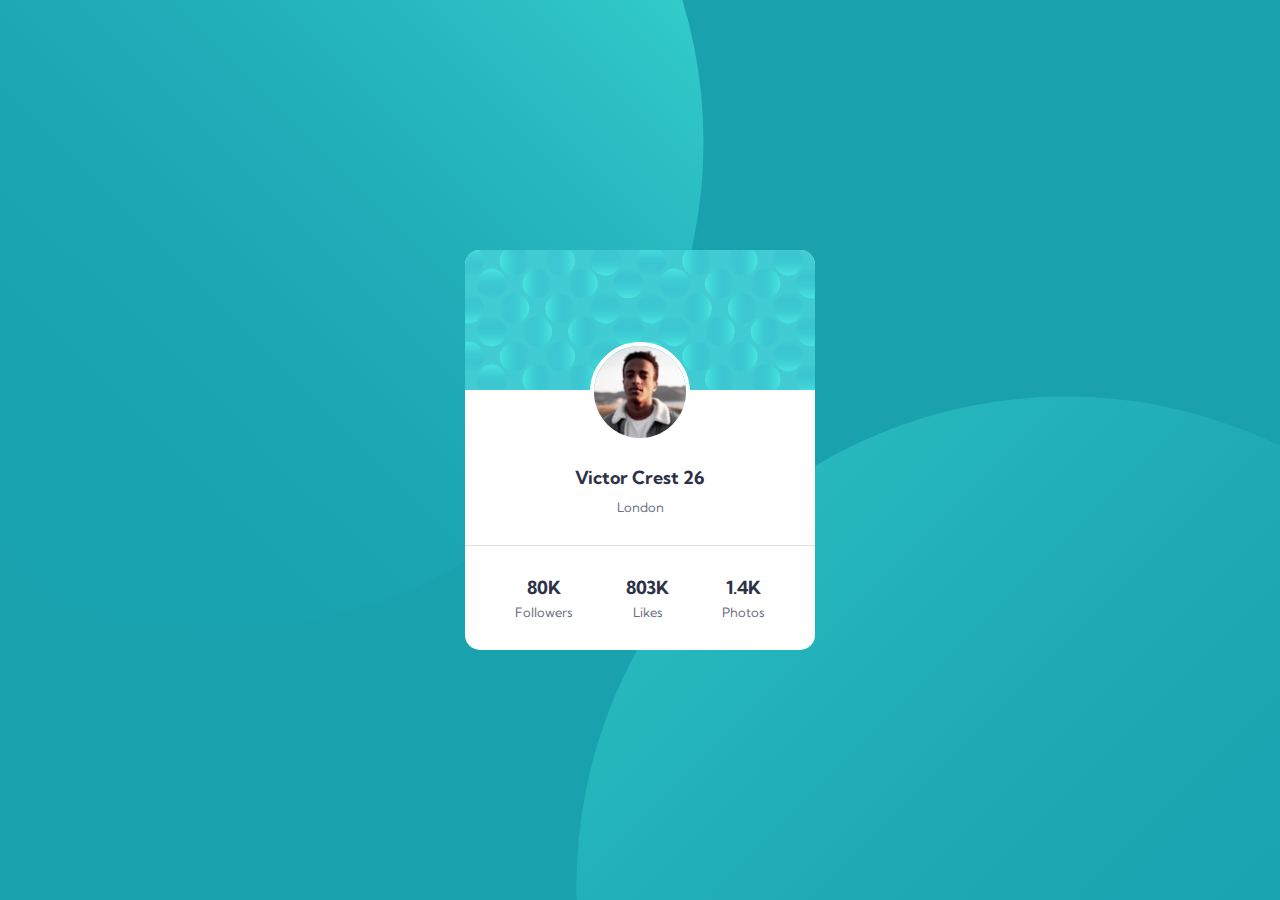
<file: Task 1-profile card/profile-card-component-main/index.html>
<!DOCTYPE html>
<html lang="en">
<head>
  <meta charset="UTF-8">
  <meta name="viewport" content="width=device-width, initial-scale=1.0"> <!-- displays site properly based on user's device -->

  <link rel="icon" type="image/png" sizes="32x32" href="./images/favicon-32x32.png">
  <title>Frontend Mentor | Profile card component</title>

  <link rel="stylesheet" href="style.css"> 

  
</head>
<body>
  <div class="container">
    <div class="wrapper">
      <img src="images/bg-pattern-card.svg" alt=" ">
      <div class="content">
        <img src="images/image-victor.jpg" alt=" ">
      <h2>Victor Crest <span></span>26</h2>
      <p>London</p>
      <div class="footer">
        <div>
          <p class="num">80K</p>
          <p>Followers</p>
        </div>
        <div>
          <p class="num">803K</p>
          <p>Likes</p>
        </div>
        <div>
          <p class="num">1.4K</p>
          <p>Photos</p>
        </div>
      </div>
      </div>
    </div>
  </div>
</body>
</html>
</file>
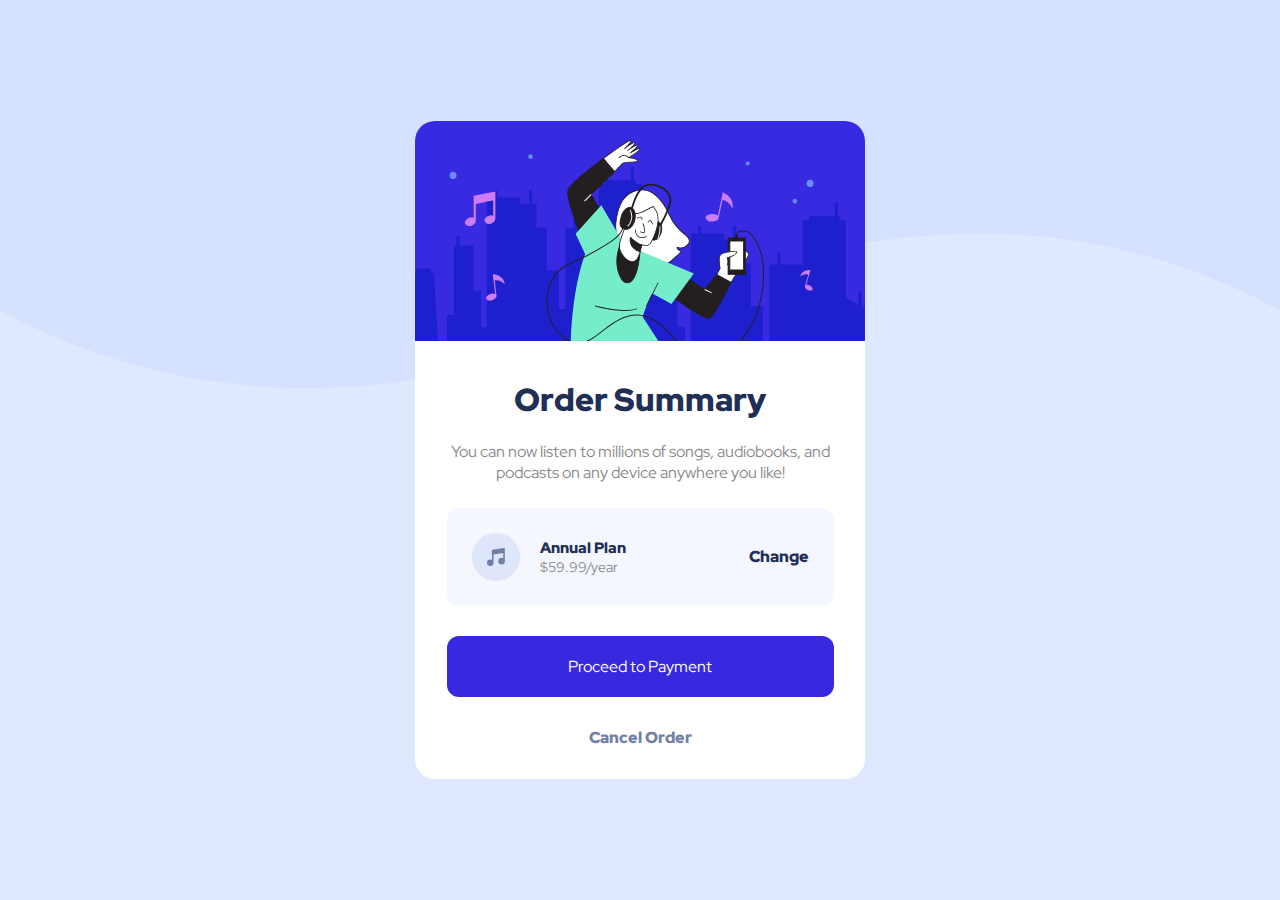
<file: Task 2-order summary/order-summary-component-main/index.html>
<!DOCTYPE html>
<html lang="en">
<head>
  <meta charset="UTF-8">
  <meta name="viewport" content="width=device-width, initial-scale=1.0"> <!-- displays site properly based on user's device -->

  <link rel="icon" type="image/png" sizes="32x32" href="./images/favicon-32x32.png">
  
  <title>Order summary card</title>
  <link rel="stylesheet" href="style.css">
</head>
<body>

  <div class="container">
    <div class="hero">
      <img src="images/illustration-hero.svg" alt="">
    </div>
    <div class="text-content">
      <h2 class="title">
        Order Summary
      </h2>
      <p class="subtitle">
        You can now listen to millions of songs, audiobooks, and podcasts on any 
        device anywhere you like!
      </p> 
      <div class="plan-box">
        <div class="plan-box-left">
          <img src="images/icon-music.svg" alt="">
          <div>
            <h3>Annual Plan</h3>
            <p>$59.99/year</p>
          </div>
        </div>
        <a herf="#">Change</a>
      </div> 
      <a herf="#" class="proceed-btn">Proceed to Payment</a>
      <a herf="#" class="cancel-btn">Cancel Order</a>
    </div>
  </div>

  

  

  


  

 
  
  
 
</body>
</html>
</file>
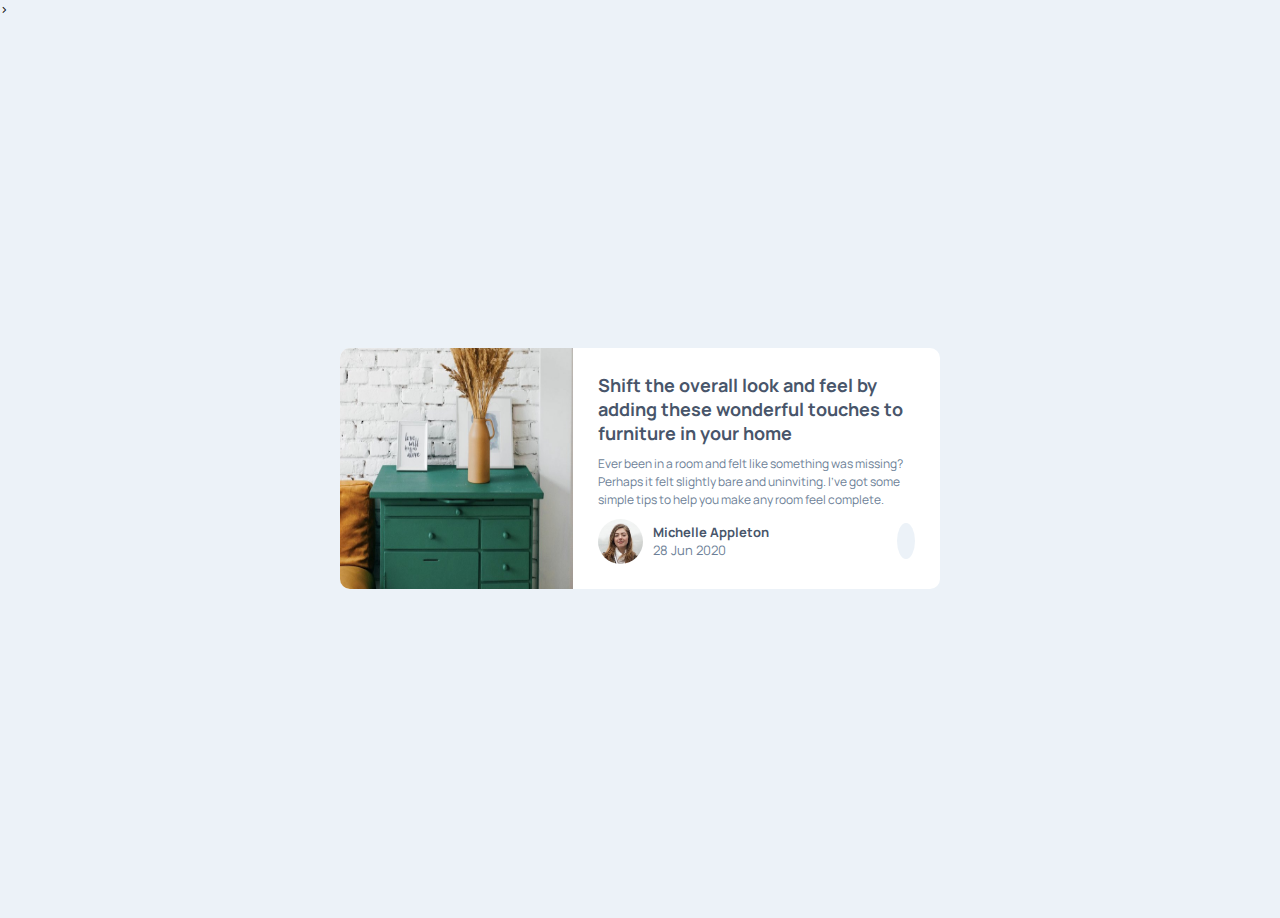
<file: Task 3-Article preview/article-preview-component-master/index.html>
<!DOCTYPE html>
<html lang="en">
<head>
  <meta charset="UTF-8">
  <meta name="viewport" content="width=device-width, initial-scale=1.0"> <!-- displays site properly based on user's device -->

  <link rel="icon" type="image/png" sizes="32x32" href="./images/favicon-32x32.png">
>
<link rel="stylesheet" href="style.css" />
<link rel="stylesheet" href="https://cdnjs.cloudflare.com/ajax/libs/font-awesome/6.4.2/css/all.min.css" integrity="sha512-z3gLpd7yknf1YoNbCzqRKc4qyor8gaKU1qmn+CShxbuBusANI9QpRohGBreCFkKxLhei6S9CQXFEbbKuqLg0DA==" crossorigin="anonymous" referrerpolicy="no-referrer" />
  <title>Article preview component</title>
</head>
<body>
  <body>
    <div class="container">
      <div class="left">
        <div class="left-image">
          <img src="images/drawers.jpg" alt="drawers-img" class="drawers-img" />
        </div>

        <div class="content">
          <h3>
            Shift the overall look and feel by adding these wonderful touches to
            furniture in your home
          </h3>
          <p class="content-text">
            Ever been in a room and felt like something was missing? Perhaps it
            felt slightly bare and uninviting. I’ve got some simple tips to help
            you make any room feel complete.
          </p>
          <div class="author">
            <div class="author-text">
              <img
                src="images/avatar-michelle.jpg"
                alt="michelle-img"
                class="avatar-img"
              />
              <div class="information">
                <p class="author-name">Michelle Appleton</p>
                <p>28 Jun 2020</p>
              </div>
            </div>
            <div>
              <i class="fa-solid fa-share share"></i>
              <div class="share-box">
                <span class="share-name">SHARE</span>
                <i class="fa-brands fa-square-facebook"></i>
                <i class="fa-brands fa-twitter"></i>
                <i class="fa-brands fa-pinterest"></i>
              </div>
            </div>
          </div>
        </div>
      </div>
    </div>
</body>
</html>
</file>
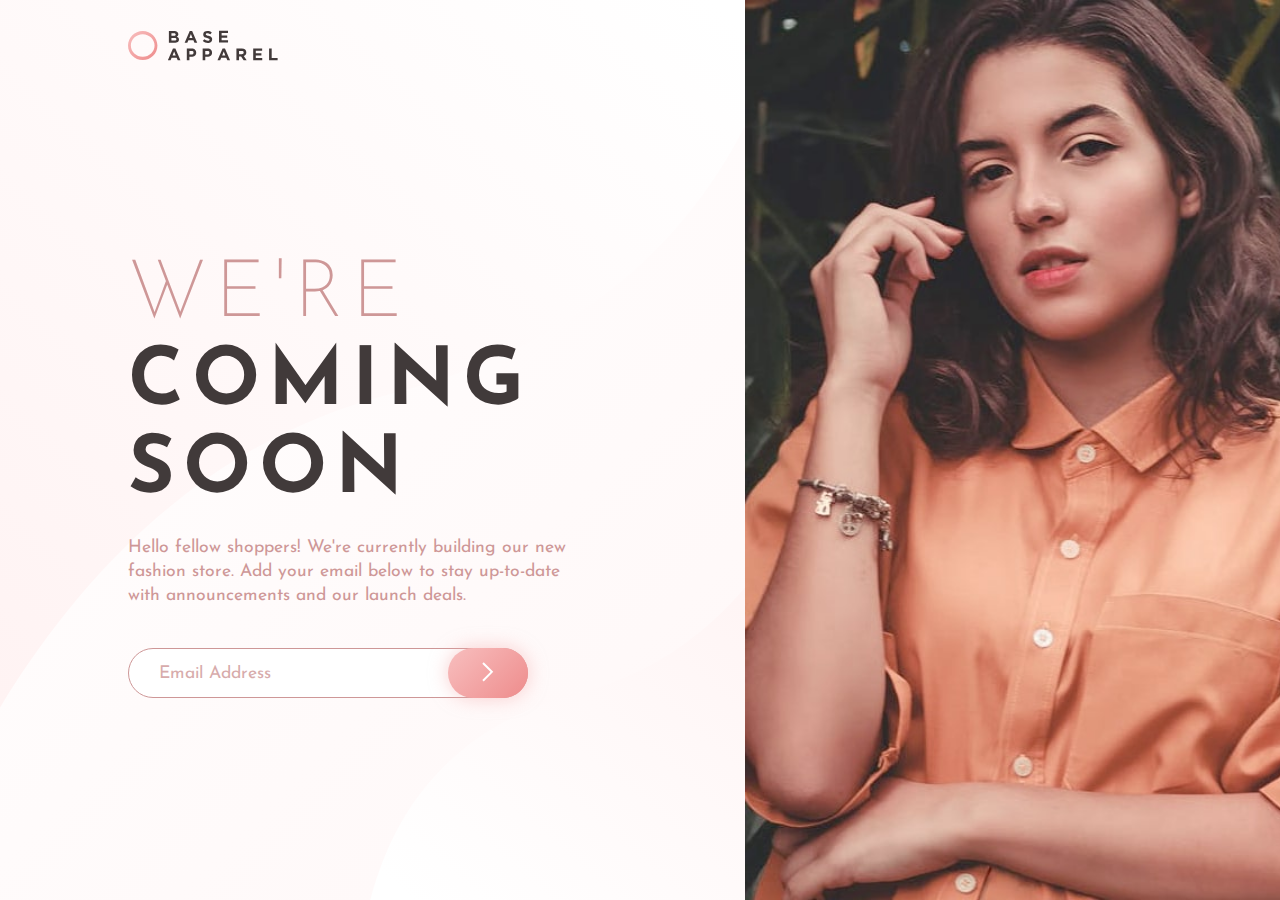
<file: Task 5-base apparel coming soon/base-apparel-coming-soon-master/index.html>
<!DOCTYPE html>
<html lang="en">
<head>
  <meta charset="UTF-8">
  <meta name="viewport" content="width=device-width, initial-scale=1.0"> <!-- displays site properly based on user's device -->

  <link rel="icon" type="image/png" sizes="32x32" href="./images/favicon-32x32.png">
  
  <title>Frontend Mentor | Base Apparel coming soon page</title>
  <link rel="stylesheet" href="style.css">

  <!-- Feel free to remove these styles or customise in your own stylesheet 👍 -->
  <style>
    .attribution { font-size: 11px; text-align: center; }
    .attribution a { color: hsl(228, 45%, 44%); }
  </style>
</head>
<body>
  <header><div class="logo"><img src="./images/logo.svg" alt="logo"></div></header>
  <section class="container">
    <div class="left">
      <h1>We're <br><span>coming <br>soon</span></h1>
      <p>Hello fellow shoppers! We're currently building our new fashion store. 
        Add your email below to stay up-to-date with announcements and our launch deals.</p>
      <form action="#">
        <label for="Email">Email Address</label>
          <input name='Email' id="Email" value="" type="email" placeholder="Email Address">
          <img src="./images/icon-error.svg" class="error-icon" alt="">
          <button type="submit"><img src="./images/icon-arrow.svg" alt="arrow"></button>
          <p class="error-text">Please provide a valid email</p>
      </form>
    </div>
    <div class="right"></div>
  </section>
  
  <!-- <footer>
    <p class="attribution">
      Challenge by <a href="https://www.frontendmentor.io?ref=challenge" target="_blank">Frontend Mentor</a>. 
      Coded by <a href="https://webcifar.com" target="_blank">Web Cifar</a>.
    </p>
  </footer> -->
  <script src="./main.js"></script>
  </body>
  </html>
</file>
<file: Task 1-profile card/profile-card-component-main/style.css>
@import url('https://fonts.googleapis.com/css2?family=Kumbh+Sans:wght@400;700&display=swap');

* {
    margin: 0;
    padding: 0;
    box-sizing: border-box;
}

body {
    font-family: 'Kumbh Sans', 
         sans-serif;
    background-color:  hsl(185, 75%, 39%);
    display: flex;
    align-items: center;
    min-height: 100vh;
    background-image: url(images/bg-pattern-top.svg), url(images/bg-pattern-bottom.svg);
    background-repeat: no-repeat, no-repeat;
    background-position: right 45vw bottom 30vh, left 45vw top 44vh;
}

.container {
    margin: 0 auto;
    text-align: center;
}
.wrapper {
    max-width: 420px;
    background-color:#FFF;
    overflow: hidden;
    border-radius: 15px;
    margin: 1rem;
}

.content img {
    width: 100px;
    height:100px;
    border-radius: 50px;
    border: 4px solid #FFF;
    margin-top: -52px;
    margin-bottom: 20px;

}

.content h2 {
    color:  hsl(229, 23%, 23%);
    font-size: 18px;
    font-weight: 700px;
    margin-bottom: 10px;
}

.content h2 span {
    color: hsl(227, 10%, 46%);
    font-weight: 400; 
}

.content p {
    color: hsl(227, 10%, 46%);
    font-size: 13px; 
}

.footer {
    display: flex;
    justify-content: space-between;
    border-top: 1px solid hsla(227, 10%, 46%,0.2);
    padding: 30px 50px;
    margin-top: 30px;
}

.footer p.num {
    font-size: 18px;
    color:  hsl(229, 23%, 23%);
    font-weight: 700;
    margin-bottom: 5px;
    
}
</file>
<file: Task 2-order summary/order-summary-component-main/style.css>
@import url('https://fonts.googleapis.com/css2?family=Red+Hat+Display:wght@500;700;900&display=swap');

*{
    margin: 0;
    padding: 0;
    box-sizing: border-box;
}

body {
    font-family: 'Red Hat Display',sans-serif; 
    min-height: 100vh;
    background-image: url("images/pattern-background-desktop.svg");
    background-repeat: no-repeat;
    background-size: contain;
    background-color: hsl(225, 100%, 94%);
    position: relative;
    font-size: 16px;
}

.container {
    position: absolute;
    left: 50%;
    top: 50%;
    transform: translate(-50%, -50%);
    max-width: 450px;
    background: white;
    border-radius: 20px;
    overflow: hidden;
}

.text-content {
    padding: 7%;
    text-align: center;
}

.title {
    color: hsl(223, 47%, 23%);
    font-weight: 900;
    font-size: 32px;
    margin-bottom: 20px;
}

.text-content p.subtitle {
    color: #8a8a8a;
    margin-bottom: 25px;
}

.plan-box {
    background-color:hsl(225, 100%, 98%);
    border-radius: 12px;
    display: flex;
    padding: 25px;
    align-items: center;
    justify-content: space-between;
}

.plan-box-left {
    display: flex;
    align-items: center;
    text-align: left;
}

.plan-box-left div {
    margin-left: 20px;
}

.plan-box-left div h3 {
    font-weight: 900;
    font-size: 15px;
    color:  hsl(223, 47%, 23%);
}

.plan-box-left div p {
    font-size: 14px;
    color: #8a8a8a;
}

.plan-box a{
    font-weight: 900;
    color:hsl(223, 47%, 23%);
    transition: color .3s ease;
}

.plan-box a:hover {
    text-decoration: none;
    color:  hsl(245, 75%, 52%);
}

a.proceed-btn {
    display: block;
    text-decoration: none;
    color: white;
    background-color:  hsl(245, 75%, 52%);
    padding: 20px 0;
    border-radius: 12px;
    margin: 30px 0;
    transition: background-color .3s ease;
}

a.proceed-btn:hover {
    background-color:  hsl(224, 23%, 55%);
}

a.cancel-btn {
    color: hsl(224, 23%, 55%);
    text-decoration: none;
    font-weight: 900;
    transition: color .3s ease;
} 
a.cancel-btn:hover {
    color:hsl(223, 47%, 23%);
}

@media only screen and (max-width: 425px){
    body {
        background-image: url("images/pattern-background-mobile.svg");
    }
    .container{
        max-width: 87%;
    }

    .title {
        font-size: 23px;
    }

    div.plan-box{
        padding: 12px;
    }

    .plan-box-left div {
        margin-left:10px;
    }

    a.proceed-btn,
    a.cancel-btn,
    .plan-box a {
         font-size: 13px;
    }
}
</file>
<file: Task 3-Article preview/article-preview-component-master/style.css>
@import url("https://fonts.googleapis.com/css2?family=Manrope:wght@500;700&family=Red+Hat+Display:wght@500;700;900&display=swap");
* {
  margin: 0;
  padding: 0;
  box-sizing: border-box;
}
body {
  font-family: "Manrope", sans-serif;
  background-color: hsl(210, 46%, 95%);
  font-size: 13px;
}
.attribution {
  font-size: 11px;
  text-align: center;
}
.attribution a {
  color: hsl(228, 45%, 44%);
}
.container {
  max-width: 100wh;
  min-height: 100vh;

  display: flex;
  justify-content: center;
  align-items: center;
  margin: 0 auto;
}
.left {
  display: flex;
  width: 600px;
  height: auto;
  color: hsl(217, 19%, 35%);
  background-color: #fff;
  border-radius: 10px;
}
.drawers-img {
  width: 100%;
  height: 100%;
  border-radius: 10px 0 0 10px;
}
h3 {
  margin-bottom: 10px;
  font-size: 18px;
}
.content {
  padding: 25px;
  position: relative;
}
.author {
  display: flex;

  justify-content: space-between;
  gap: 10px;
  align-items: center;
}
.author-text {
  display: flex;
  gap: 10px;
  align-items: center;
}
.avatar-img {
  width: 45px;
  height: 45px;
  border-radius: 50%;
}
.share-box {
  width: 220px;
  height: 45px;

  background-color: hsl(217, 19%, 35%);
  border-radius: 10px;
  color: #fff;
  text-align: center;
  padding: 10px;
  position: absolute;
  left: 230px;
  bottom: 80px;
  display: none;
}
.share-box > * {
  margin-right: 0.8rem;
}
.share-box::before {
  width: 0;
  height: 0;
  border-style: solid;
  border-width: 10px 10px 0 10px;
  border-color: hsl(217, 19%, 35%) transparent transparent transparent;
  content: "";
  position: absolute;
  right: 110px;
  top: 43px;
}
.share {
  width: 32px;
  height: 32px;
  padding: 9px;
  border-radius: 50%;
  background: hsl(210, 46%, 95%);
  cursor: pointer;
  text-align: ce;
}
.share:hover {
  background: hsl(214, 17%, 51%);
  color: white;
}
.share:hover + .share-box {
  display: block;
}
.share-name {
  letter-spacing: 5px;
  font-size: 10px;
  font-weight: 500;
  color: hsl(212, 23%, 69%);
}

p {
  color: hsl(214, 17%, 51%);
}
.author-name {
  color: hsl(217, 19%, 35%);
  font-weight: 700;
}
.content-text {
  font-size: 12px;
  margin-bottom: 10px;
  line-height: 1.5;
}
@media (max-width: 480px) {
  .container {
    width: 90%;
    overflow: hidden;
    padding-bottom: 0;
  }
  h3 {
    font-size: 16px;
  }
  .left {
    width: 90%;
    flex-direction: column;
    height: 518px;
  }
  .drawers-img {
    border-radius: 10px 10px 0 0;
    width: 100%;
  }
  .share-box {
    width: 100%;
    border-radius: 0;
    position: absolute;
    left: 0;
    bottom: 24px;
  }

  .share-box::before {
    position: absolute;
    right: 0;
    top: 0;
  }

  .content-text {
    font-size: 13.1px;
  }
}
</file>
<file: Task 5-base apparel coming soon/base-apparel-coming-soon-master/style.css>
@import url('https://fonts.googleapis.com/css2?family=Josefin+Sans:wght@300;400;600&display=swap');
* {
	padding: 0;
	margin: 0;
	box-sizing: border-box;
}
body {
	font-family: 'Josefin Sans', sans-serif;
	font-size: 16px;
}
header {
	position: absolute;
	height: auto;
	width: 100%;
	padding: 30px;
}
header img {
	width: 150px;
}
.container {
	padding-top: 100px;
	min-height: 100vh;
	width: 100%;
	display: flex;
	flex-direction: column-reverse;
	justify-content: flex-end;
	align-items: center;
	background-image: linear-gradient(135deg, hsl(0, 0%, 100%), hsl(0, 100%, 98%));
	padding-bottom: 50px;
}
.container .left {
	width: 100%;
	padding: 50px 30px 0 30px;
}
.container .right {
	width: 100%;
	height: 300px;
	background-image: url(./images/hero-mobile.jpg);
	background-size: cover;
}
.container .right img {
	width: 100%;
	height: 100%;
}
.container .left h1 {
	letter-spacing: .5rem;
	text-align: center;
	font-size: 3.2rem;
	font-weight: 200;
	text-transform: uppercase;
	color: hsl(0, 36%, 70%);
	line-height: 3.5rem;
}
.container .left h1 span {
	color: hsl(0, 6%, 24%);
	font-weight: 700;
}
.container .left p {
	max-width: 450px;
	text-align: center;
	color: hsl(0, 36%, 70%);
	font-size: .9rem;
	line-height: 1.5rem;
	margin: 20px auto 40px auto;
}
.container form {
	position: relative;
	display: block;
	height: 50px;
	width: 100%;
	max-width: 400px;
	margin: 0 auto;
}
.container form input {
	position: absolute;
	width: 100%;
	outline: none;
	border: 1px solid hsl(0, 36%, 70%);
	height: 100%;
	border-radius: 50px;
	padding-left: 30px;
	font-family: 'Josefin Sans', sans-serif;
	font-size: 1.1rem;
}
.container form label {
	position: absolute;
	top: 32%;
	transform: translateY(32%);
	right: 5.5rem;
	/* visibility: hidden;
	position: absolute; */
}
.container form button {
	cursor: pointer;
	position: absolute;
	right: 0;
	border: none;
	outline: none;
	color: white;
	width: 70px;
	height: 100%;
	border-radius: 50px;
	background-image: linear-gradient(135deg, hsl(0, 80%, 86%), hsl(0, 74%, 74%));
	box-shadow: 0px 0px 18px 1px #f4aaab82;
	transition: .3s ease box-shadow;
}
.container form button:hover {
	background-image: linear-gradient(135deg, hsl(0, 80%, 86%), hsla(0, 52%, 80%, 0.781));
	box-shadow: 0px 0px 13px 2px #f4aaabbf;
}
.container form input::placeholder {
	color: hsl(0, 36%, 70%);
	font-family: 'Josefin Sans', sans-serif;
	font-size: 1.1rem;
	opacity: .8;
}
.container form .error-icon {
	display: inline-block;
	position: absolute;
	right: 85px;
	top: 24%;
	display: none;
}
.container form .error-text {
	position: absolute;
	left: 30px;
	top: 40px;
	font-size: 1rem;
	display: none;
}
.container form.error .error-icon,
.container form.error .error-text {
	display: block;
}
.container form.error input {
	border: 2px solid hsl(0, 93%, 68%);
}

/* footer {
	padding: 10px 0;
	background-color: black;
	color: white;
	text-align: center;
	font-size: .8rem;
	line-height: 1.2rem;
}
footer a {
	color: aqua;
	text-decoration: none;
} */

@media only screen and (min-width: 768px) {
	header {
		padding-left: 10%;
	}
	.container {
		padding-top: 0;
		flex-direction: row;
		padding-bottom: 0;
	}
	.container .right {
		width: 80%;
		height: 100vh;
		background-image: url(./images/hero-desktop.jpg);
	}
	.container .left {
		padding-top: 28vh;
		width: 100%;
		height: 100vh;
		padding-left: 10%;
		background-image: url(./images/bg-pattern-desktop.svg);
		background-size: cover;
		background-position: center;
	}
	.container .left h1 {
		text-align: left;
		font-size: 5rem;
		line-height: 5.5rem;
	}
	.container .left p {
		margin-left: 0;
		text-align: left;
		font-size: 1.1rem;
	}
	.container form {
		margin-left: 0;
	}
	.container form button {
		width: 80px;
	}
}
</file>
